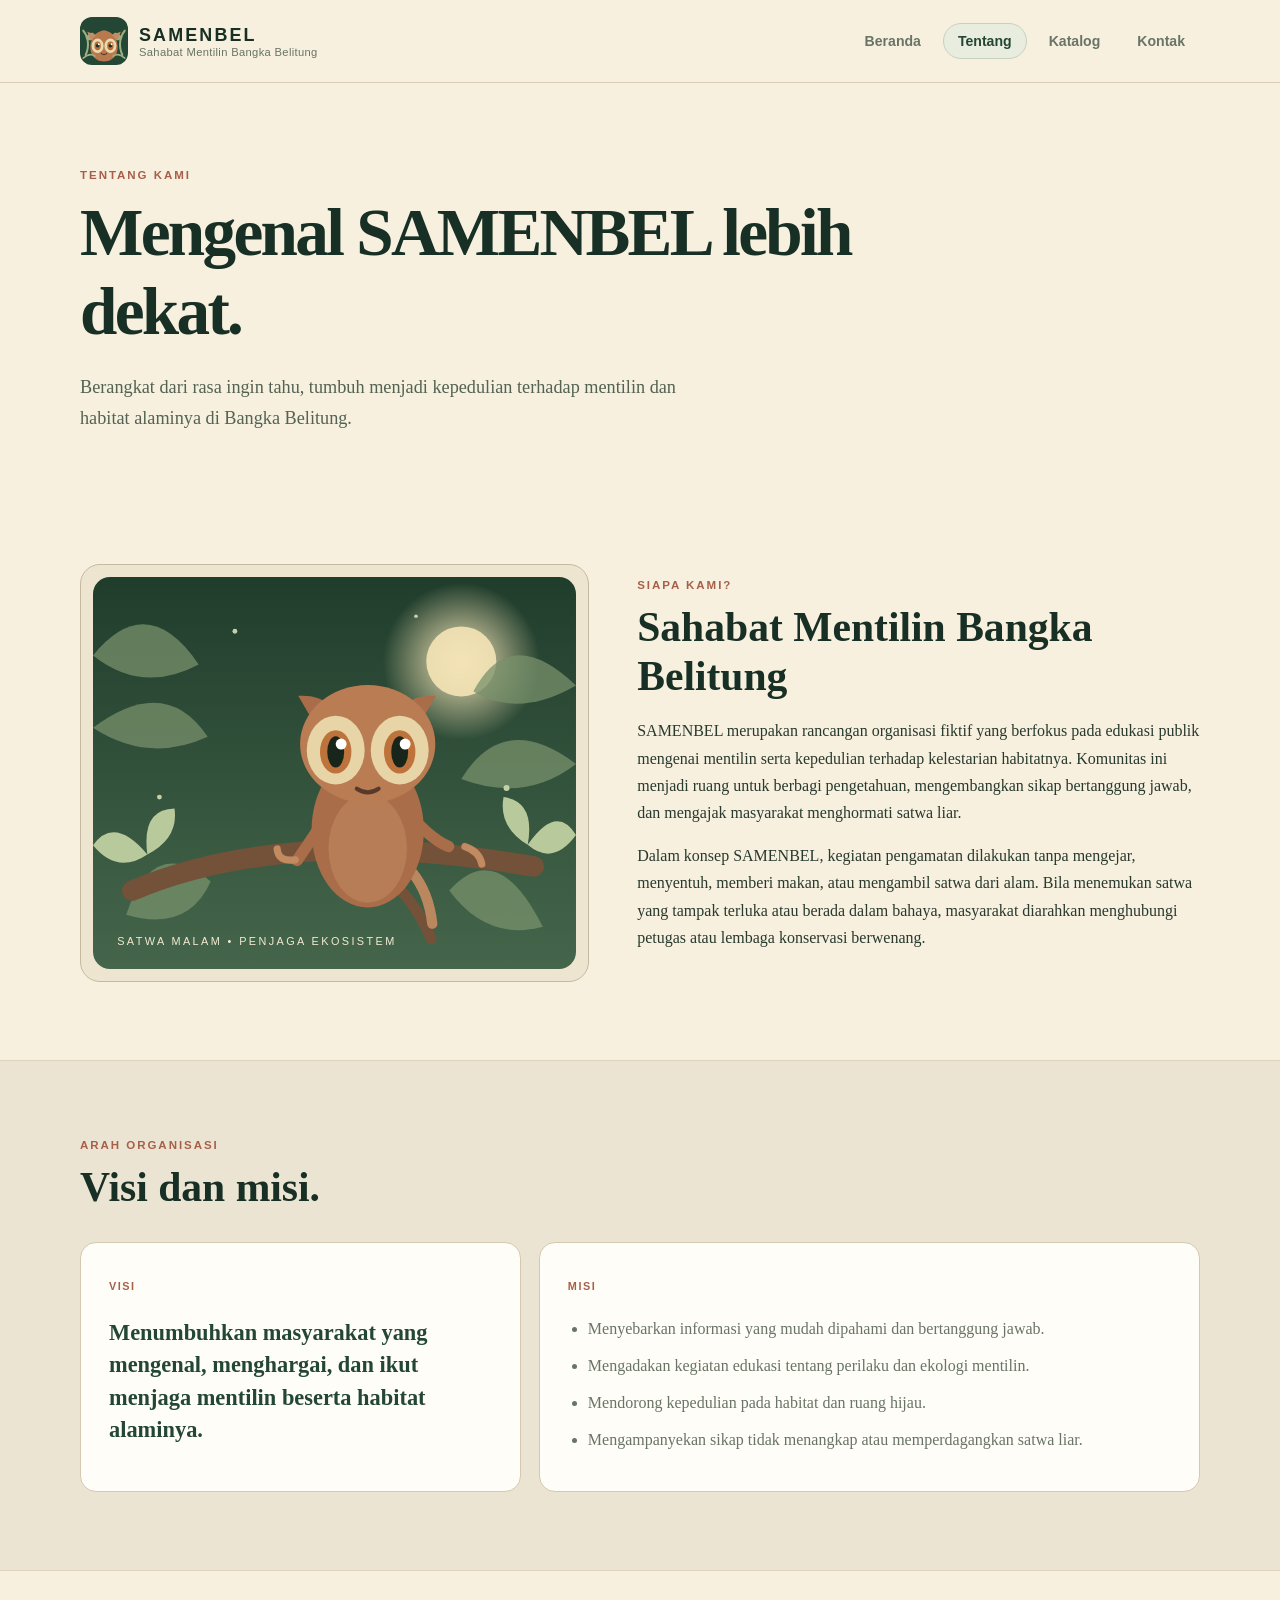
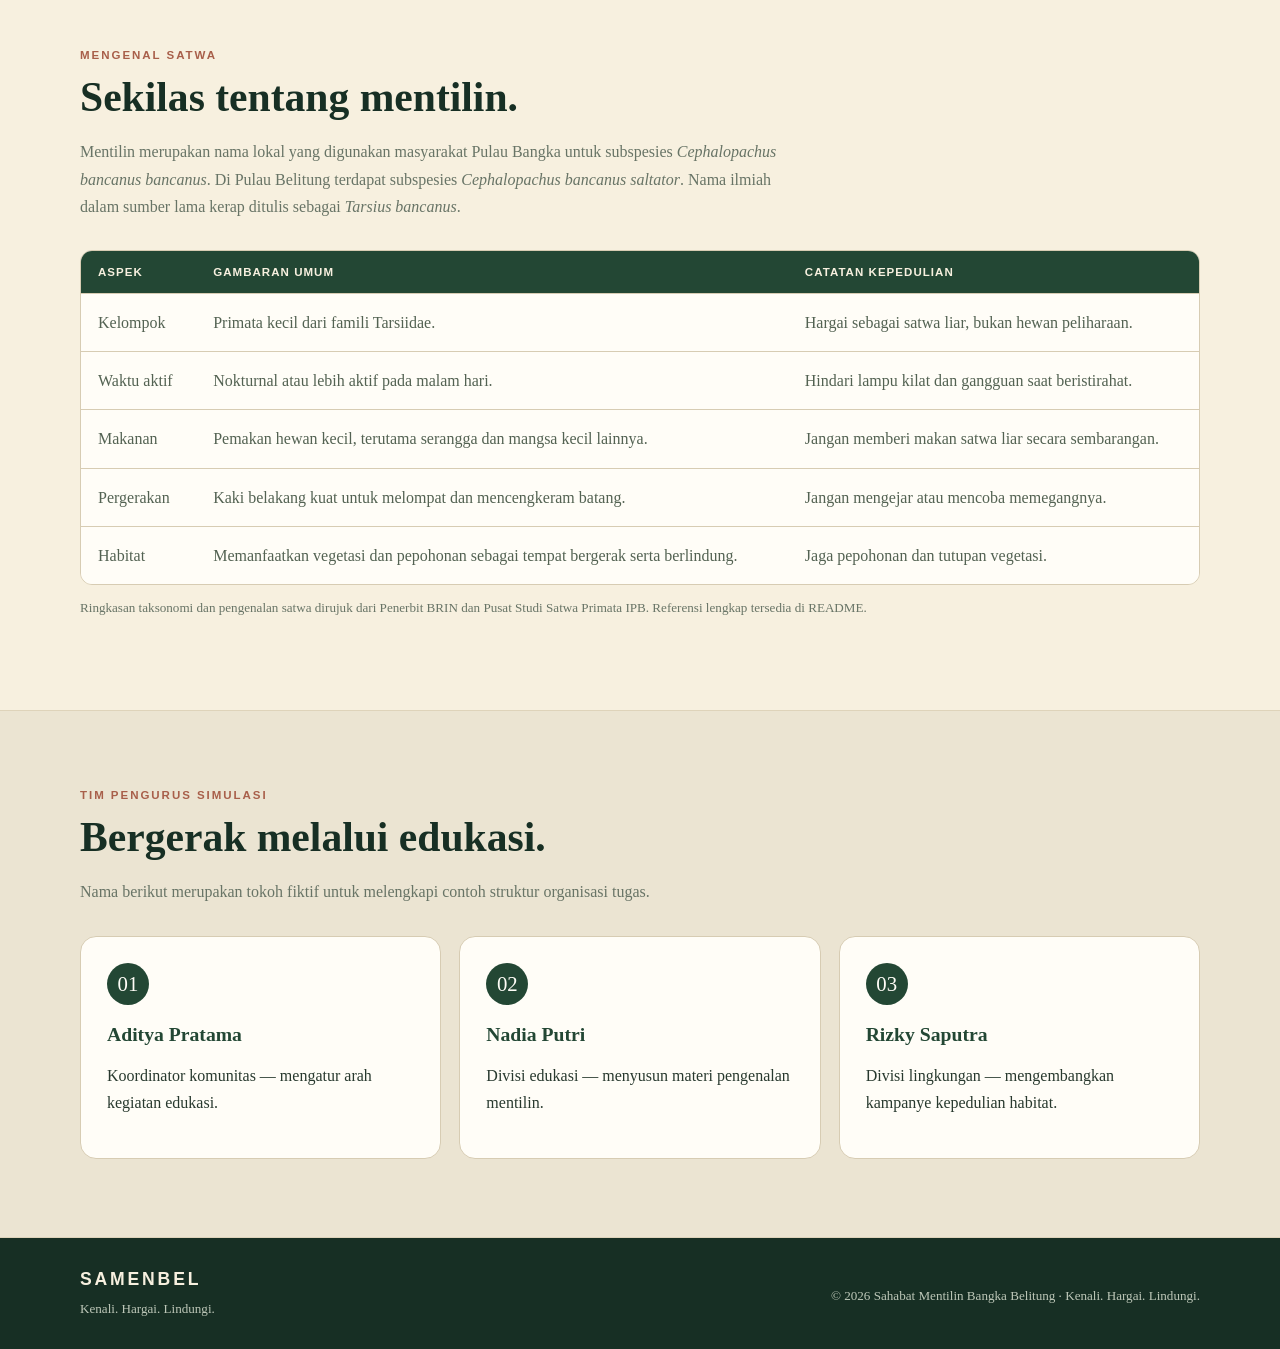
<file: tentang.html>
<!DOCTYPE html>
<html lang="id">
<head>
  <meta charset="UTF-8">
  <meta name="viewport" content="width=device-width, initial-scale=1.0">
  <meta name="description" content="Profil, visi, misi, tim, dan pengenalan Mentilin dari SAMENBEL.">
  <title>Tentang | Sahabat Mentilin Bangka Belitung</title>
  <link rel="stylesheet" href="style.css">
  <script src="script.js" defer></script>
</head>
<body>
<header class="site-header"><div class="container header-inner"><a class="brand" href="index.html"><img src="logo-samenbel.svg" alt="Logo Sahabat Mentilin Bangka Belitung"><span><strong>SAMENBEL</strong><small>Sahabat Mentilin Bangka Belitung</small></span></a><button class="menu-toggle" type="button" aria-label="Buka navigasi" aria-expanded="false">☰</button><nav class="main-nav" aria-label="Navigasi utama"><a class="" href="index.html">Beranda</a><a class="active" href="tentang.html">Tentang</a><a class="" href="katalog.html">Katalog</a><a class="" href="kontak.php">Kontak</a></nav></div></header>
<main>
<section class="page-hero container"><p class="eyebrow">TENTANG KAMI</p><h1>Mengenal SAMENBEL lebih dekat.</h1><p class="hero-lead">Berangkat dari rasa ingin tahu, tumbuh menjadi kepedulian terhadap mentilin dan habitat alaminya di Bangka Belitung.</p></section>
<section class="section container about-intro"><div class="about-image"><img src="hero-mentilin.svg" alt="Ilustrasi mentilin bermata besar di antara pepohonan"></div><div><p class="eyebrow">SIAPA KAMI?</p><h2>Sahabat Mentilin Bangka Belitung</h2><p>SAMENBEL merupakan rancangan organisasi fiktif yang berfokus pada edukasi publik mengenai mentilin serta kepedulian terhadap kelestarian habitatnya. Komunitas ini menjadi ruang untuk berbagi pengetahuan, mengembangkan sikap bertanggung jawab, dan mengajak masyarakat menghormati satwa liar.</p><p>Dalam konsep SAMENBEL, kegiatan pengamatan dilakukan tanpa mengejar, menyentuh, memberi makan, atau mengambil satwa dari alam. Bila menemukan satwa yang tampak terluka atau berada dalam bahaya, masyarakat diarahkan menghubungi petugas atau lembaga konservasi berwenang.</p></div></section>
<section class="section section-soft"><div class="container"><div class="section-heading"><p class="eyebrow">ARAH ORGANISASI</p><h2>Visi dan misi.</h2></div><div class="vision-grid"><article class="vision-card"><span class="card-kicker">VISI</span><h3>Menumbuhkan masyarakat yang mengenal, menghargai, dan ikut menjaga mentilin beserta habitat alaminya.</h3></article><article class="vision-card"><span class="card-kicker">MISI</span><ul><li>Menyebarkan informasi yang mudah dipahami dan bertanggung jawab.</li><li>Mengadakan kegiatan edukasi tentang perilaku dan ekologi mentilin.</li><li>Mendorong kepedulian pada habitat dan ruang hijau.</li><li>Mengampanyekan sikap tidak menangkap atau memperdagangkan satwa liar.</li></ul></article></div></div></section>
<section class="section container" id="kenali-mentilin"><div class="section-heading"><p class="eyebrow">MENGENAL SATWA</p><h2>Sekilas tentang mentilin.</h2><p class="muted">Mentilin merupakan nama lokal yang digunakan masyarakat Pulau Bangka untuk subspesies <em>Cephalopachus bancanus bancanus</em>. Di Pulau Belitung terdapat subspesies <em>Cephalopachus bancanus saltator</em>. Nama ilmiah dalam sumber lama kerap ditulis sebagai <em>Tarsius bancanus</em>.</p></div><div class="table-wrap"><table><thead><tr><th>Aspek</th><th>Gambaran umum</th><th>Catatan kepedulian</th></tr></thead><tbody><tr><td>Kelompok</td><td>Primata kecil dari famili Tarsiidae.</td><td>Hargai sebagai satwa liar, bukan hewan peliharaan.</td></tr><tr><td>Waktu aktif</td><td>Nokturnal atau lebih aktif pada malam hari.</td><td>Hindari lampu kilat dan gangguan saat beristirahat.</td></tr><tr><td>Makanan</td><td>Pemakan hewan kecil, terutama serangga dan mangsa kecil lainnya.</td><td>Jangan memberi makan satwa liar secara sembarangan.</td></tr><tr><td>Pergerakan</td><td>Kaki belakang kuat untuk melompat dan mencengkeram batang.</td><td>Jangan mengejar atau mencoba memegangnya.</td></tr><tr><td>Habitat</td><td>Memanfaatkan vegetasi dan pepohonan sebagai tempat bergerak serta berlindung.</td><td>Jaga pepohonan dan tutupan vegetasi.</td></tr></tbody></table></div><p class="source-note">Ringkasan taksonomi dan pengenalan satwa dirujuk dari Penerbit BRIN dan Pusat Studi Satwa Primata IPB. Referensi lengkap tersedia di README.</p></section>
<section class="section section-soft"><div class="container"><div class="section-heading"><p class="eyebrow">TIM PENGURUS SIMULASI</p><h2>Bergerak melalui edukasi.</h2><p class="muted">Nama berikut merupakan tokoh fiktif untuk melengkapi contoh struktur organisasi tugas.</p></div><div class="feature-grid"><article class="feature-card"><span class="feature-icon">01</span><h3>Aditya Pratama</h3><p>Koordinator komunitas — mengatur arah kegiatan edukasi.</p></article><article class="feature-card"><span class="feature-icon">02</span><h3>Nadia Putri</h3><p>Divisi edukasi — menyusun materi pengenalan mentilin.</p></article><article class="feature-card"><span class="feature-icon">03</span><h3>Rizky Saputra</h3><p>Divisi lingkungan — mengembangkan kampanye kepedulian habitat.</p></article></div></div></section>
</main>
<footer class="site-footer"><div class="container footer-inner"><div><a class="footer-brand" href="index.html">SAMENBEL</a><p>Kenali. Hargai. Lindungi.</p></div><p class="footer-note">© 2026 Sahabat Mentilin Bangka Belitung · Kenali. Hargai. Lindungi.</p></div></footer>
</body>
</html>
</file>
<file: style.css>
/* SAMENBEL — Sahabat Mentilin Bangka Belitung */
:root {
  --hutan: #234734;
  --hutan-gelap: #172f24;
  --hutan-terang: #496b50;
  --lumut: #8fa17a;
  --krem: #f7f0df;
  --kertas: #eee5d0;
  --cokelat: #6b6256;
  --tembaga: #a85f4a;
  --teks: #28392e;
  --redup: #687466;
  --garis: #d7ccb3;
  --putih: #fffdf7;
  --radius: 16px;
  --lebar: 1120px;
}
* { box-sizing: border-box; }
html { scroll-behavior: smooth; }
body { margin: 0; color: var(--teks); background: var(--krem); font-family: Georgia, "Times New Roman", serif; line-height: 1.7; }
img { display: block; max-width: 100%; }
a { color: var(--hutan); }
button, input, select, textarea { font: inherit; }
::selection { color: var(--putih); background: var(--hutan); }
.container { width: min(var(--lebar), calc(100% - 40px)); margin-inline: auto; }
.site-header { position: sticky; top: 0; z-index: 10; background: #f7f0dff2; border-bottom: 1px solid var(--garis); backdrop-filter: blur(12px); }
.header-inner { display: flex; align-items: center; justify-content: space-between; gap: 24px; min-height: 82px; }
.brand { display: flex; align-items: center; gap: 11px; text-decoration: none; }
.brand img { width: 48px; height: 48px; }
.brand strong { display: block; color: var(--hutan-gelap); font: 800 1.12rem Arial, sans-serif; letter-spacing: .12em; }
.brand small { display: block; color: var(--redup); font: .7rem Arial, sans-serif; letter-spacing: .03em; }
.main-nav { display: flex; align-items: center; gap: 7px; }
.main-nav a { padding: 9px 14px; border: 1px solid transparent; border-radius: 99px; color: var(--redup); font: 700 .88rem Arial, sans-serif; text-decoration: none; transition: color .2s, background .2s, border-color .2s; }
.main-nav a:hover, .main-nav a.active { color: var(--hutan); border-color: #c6d0bd; background: #e9eddf; }
.menu-toggle { display: none; padding: 8px 12px; border: 1px solid var(--garis); border-radius: 9px; color: var(--hutan); background: var(--putih); cursor: pointer; }
.hero { display: grid; grid-template-columns: minmax(0, 1.05fr) minmax(320px, .95fr); align-items: center; gap: 48px; min-height: 570px; padding-block: 72px; }
.eyebrow { margin: 0 0 12px; color: var(--tembaga); font: 800 .72rem Arial, sans-serif; letter-spacing: .17em; text-transform: uppercase; }
h1, h2, h3 { margin-top: 0; line-height: 1.18; }
h1 { margin-bottom: 20px; color: var(--hutan-gelap); font-size: clamp(2.7rem, 5.8vw, 4.7rem); font-weight: 700; letter-spacing: -.04em; }
h1 em { color: var(--hutan-terang); font-weight: 500; }
h2 { margin-bottom: 14px; color: var(--hutan-gelap); font-size: clamp(1.8rem, 3.3vw, 2.6rem); }
h3 { margin-bottom: 9px; color: var(--hutan); font-size: 1.23rem; }
.hero-lead { max-width: 630px; color: #536252; font-size: 1.14rem; }
.hero-actions { display: flex; flex-wrap: wrap; gap: 12px; margin-top: 28px; }
.button { display: inline-block; padding: 12px 20px; border: 1px solid var(--hutan); border-radius: 99px; font: 700 .9rem Arial, sans-serif; text-align: center; text-decoration: none; cursor: pointer; transition: transform .2s, box-shadow .2s, background .2s; }
.button:hover { transform: translateY(-2px); box-shadow: 0 9px 20px #23473422; }
.button-primary { color: var(--putih); background: var(--hutan); }
.button-primary:hover { color: #fff; background: #315c41; }
.button-ghost { color: var(--hutan); background: transparent; }
.button-ghost:hover { background: #e9eddf; }
.hero-note { display: flex; align-items: center; gap: 9px; margin-top: 28px; color: var(--redup); font: .8rem Arial, sans-serif; letter-spacing: .04em; }
.note-dot { width: 8px; height: 8px; border-radius: 50%; background: var(--tembaga); box-shadow: 0 0 0 5px #a85f4a1f; }
.hero-art { position: relative; padding: 15px; border: 1px solid #c5b99f; border-radius: 24px; background: #eee5d0; box-shadow: 0 20px 50px #4b422514; animation: float-in .7s ease both; }
.hero-art img { width: 100%; border-radius: 15px; }
.art-caption { display: block; padding: 11px 6px 2px; color: var(--redup); font: 700 .65rem Arial, sans-serif; letter-spacing: .1em; text-align: center; }
.intro-strip { color: var(--krem); background: var(--hutan); }
.strip-grid { display: grid; grid-template-columns: repeat(3, 1fr); padding-block: 18px; }
.strip-grid div { display: flex; justify-content: center; align-items: center; gap: 13px; padding: 6px; border-right: 1px solid #ffffff2c; }
.strip-grid div:last-child { border-right: 0; }
.strip-grid strong { color: #d9bd91; font: 800 .75rem Arial, sans-serif; }
.strip-grid span { font-size: .95rem; }
.section { padding-block: 78px; }
.section-soft { background: #ebe4d2; border-block: 1px solid #ded3ba; }
.section-heading { max-width: 700px; margin-bottom: 30px; }
.section-heading-row { display: flex; justify-content: space-between; align-items: end; gap: 24px; max-width: none; }
.muted { color: var(--redup); }
.feature-grid { display: grid; grid-template-columns: repeat(3, 1fr); gap: 18px; }
.feature-card { padding: 26px; border: 1px solid var(--garis); border-radius: var(--radius); background: var(--putih); transition: transform .2s, box-shadow .2s; }
.feature-card:hover, .program-card:hover { transform: translateY(-5px); box-shadow: 0 14px 28px #354c3518; }
.feature-icon { display: grid; place-items: center; width: 42px; height: 42px; margin-bottom: 18px; border-radius: 50%; color: var(--putih); background: var(--hutan); font-size: 1.3rem; }
.split-section { display: grid; grid-template-columns: 1fr .9fr; align-items: center; gap: 50px; }
.fact-panel { padding: 34px; border: 1px solid #c9bea4; border-radius: 18px; background: #f7f0df; }
.fact-mark { color: var(--tembaga); font-size: 2rem; }
.fact-panel p { margin: 12px 0 16px; color: var(--hutan); font-size: 1.35rem; font-style: italic; }
.fact-panel small { color: var(--redup); font: 800 .68rem Arial, sans-serif; letter-spacing: .15em; }
.text-link { color: var(--hutan); font-weight: 700; text-decoration-color: #a85f4a; text-underline-offset: 5px; }
.mini-programs { display: grid; grid-template-columns: repeat(2, 1fr); gap: 20px; }
.mini-programs article { display: grid; grid-template-columns: 45% 1fr; overflow: hidden; border: 1px solid var(--garis); border-radius: var(--radius); background: var(--putih); }
.mini-programs img { width: 100%; height: 100%; min-height: 180px; object-fit: cover; }
.mini-programs article div { padding: 20px; }
.mini-programs span, .program-tag, .card-kicker { color: var(--tembaga); font: 800 .68rem Arial, sans-serif; letter-spacing: .14em; text-transform: uppercase; }
.mini-programs p { margin-bottom: 0; color: var(--redup); font-size: .93rem; }
.page-hero { padding-block: 86px 34px; }
.page-hero h1 { max-width: 780px; font-size: clamp(2.6rem, 5.5vw, 4.2rem); }
.about-intro { display: grid; grid-template-columns: .95fr 1.05fr; align-items: center; gap: 48px; }
.about-image { padding: 12px; border: 1px solid #c5b99f; border-radius: 20px; background: #eee5d0; }
.about-image img { width: 100%; border-radius: 12px; }
.vision-grid { display: grid; grid-template-columns: .8fr 1.2fr; gap: 18px; }
.vision-card { padding: 28px; border: 1px solid #d4c8ae; border-radius: var(--radius); background: var(--putih); }
.vision-card h3 { margin-top: 18px; font-size: 1.4rem; line-height: 1.45; }
.vision-card ul { margin: 16px 0 0; padding-left: 20px; color: var(--redup); }
.vision-card li { margin-bottom: 10px; }
.table-wrap { overflow-x: auto; border: 1px solid var(--garis); border-radius: 12px; }
table { width: 100%; min-width: 680px; border-collapse: collapse; background: var(--putih); }
th, td { padding: 15px 17px; border-bottom: 1px solid var(--garis); text-align: left; vertical-align: top; }
th { color: var(--krem); background: var(--hutan); font: 800 .72rem Arial, sans-serif; letter-spacing: .09em; text-transform: uppercase; }
td { color: #536252; }
tbody tr:last-child td { border-bottom: 0; }
tbody tr:hover { background: #f0f2e8; }
.source-note { margin-top: 12px; color: var(--redup); font-size: .82rem; }
.value-row { display: flex; flex-wrap: wrap; gap: 10px; }
.value-row span { padding: 9px 15px; border: 1px solid var(--garis); border-radius: 99px; color: var(--hutan); background: #fffaf0; font: 700 .85rem Arial, sans-serif; }
.program-grid { display: grid; grid-template-columns: repeat(3, 1fr); gap: 20px; }
.program-card { overflow: hidden; border: 1px solid var(--garis); border-radius: 17px; background: var(--putih); transition: transform .2s, box-shadow .2s; }
.program-card img { width: 100%; aspect-ratio: 800 / 520; object-fit: cover; border-bottom: 1px solid var(--garis); }
.program-body { position: relative; min-height: 245px; padding: 22px; }
.program-body p { color: var(--redup); font-size: .94rem; }
.program-index { position: absolute; right: 20px; bottom: 15px; color: #a7a18e; font: 800 .65rem Arial, sans-serif; letter-spacing: .12em; }
.safety-list { padding: 24px 28px; border: 1px solid #d2c6ad; border-radius: 16px; background: #f7f0df; }
.safety-list p { display: flex; gap: 15px; align-items: baseline; margin: 0; padding: 12px 0; border-bottom: 1px solid var(--garis); color: var(--hutan); }
.safety-list p:last-child { border-bottom: 0; }
.safety-list span { color: var(--tembaga); font: 800 .72rem Arial, sans-serif; }
.contact-grid { display: grid; grid-template-columns: .95fr 1.05fr; align-items: start; gap: 36px; }
.contact-details, .form-panel { padding: 28px; border: 1px solid var(--garis); border-radius: 17px; background: var(--putih); }
.contact-detail { padding: 14px 0; border-bottom: 1px solid var(--garis); }
.contact-detail span { display: block; margin-bottom: 4px; color: var(--tembaga); font: 800 .68rem Arial, sans-serif; letter-spacing: .13em; text-transform: uppercase; }
.contact-detail p { margin: 0; color: var(--redup); }
.map-panel { height: 250px; margin-top: 22px; overflow: hidden; border: 1px solid var(--garis); border-radius: 12px; }
.map-panel iframe { width: 100%; height: 100%; border: 0; filter: saturate(.6); }
.form-intro { font-size: .93rem; }
.form-field { margin-bottom: 16px; }
.form-field label { display: block; margin-bottom: 6px; color: var(--hutan); font: 700 .82rem Arial, sans-serif; }
.form-field input, .form-field select, .form-field textarea { width: 100%; padding: 11px 12px; border: 1px solid #cfc4ac; border-radius: 9px; outline: none; color: var(--teks); background: #fffdf8; }
.form-field input:focus, .form-field select:focus, .form-field textarea:focus { border-color: var(--hutan-terang); box-shadow: 0 0 0 3px #8fa17a33; }
.form-field textarea { resize: vertical; }
.form-field small { color: var(--redup); font-size: .76rem; }
.form-status { min-height: 1.5em; margin: 10px 0 0; color: var(--hutan); font-size: .88rem; }
.site-footer { color: #e8e3d3; background: var(--hutan-gelap); }
.footer-inner { display: flex; justify-content: space-between; align-items: center; gap: 20px; padding-block: 28px; }
.footer-brand { color: #f7f0df; font: 800 1.1rem Arial, sans-serif; letter-spacing: .16em; text-decoration: none; }
.footer-inner p { margin: 5px 0 0; color: #bdc7b8; font-size: .82rem; }
.footer-note { text-align: right; }
@keyframes float-in { from { opacity: 0; transform: translateY(14px); } to { opacity: 1; transform: translateY(0); } }
@media (max-width: 760px) {
  .menu-toggle { display: block; }
  .header-inner { position: relative; flex-wrap: wrap; padding-block: 12px; }
  .main-nav { display: none; flex: 1 0 100%; flex-direction: column; align-items: stretch; gap: 4px; }
  .main-nav.show-menu { display: flex; }
  .main-nav a { padding: 11px 13px; }
  .hero, .split-section, .about-intro, .vision-grid, .contact-grid { grid-template-columns: 1fr; }
  .hero { gap: 30px; min-height: 0; padding-block: 58px; }
  .feature-grid { grid-template-columns: 1fr; }
  .program-grid { grid-template-columns: repeat(2, minmax(0, 1fr)); }
}
@media (max-width: 600px) {
  .container { width: min(var(--lebar), calc(100% - 30px)); }
  .section { padding-block: 55px; }
  .page-hero { padding-block: 62px 25px; }
  .page-hero h1 { font-size: 2.55rem; }
  .strip-grid { grid-template-columns: 1fr; padding-block: 8px; }
  .strip-grid div { justify-content: flex-start; border-right: 0; border-bottom: 1px solid #ffffff2c; padding: 10px 3px; }
  .strip-grid div:last-child { border-bottom: 0; }
  .section-heading-row { align-items: flex-start; flex-direction: column; }
  .program-grid, .mini-programs { grid-template-columns: 1fr; }
  .mini-programs article { grid-template-columns: 1fr; }
  .mini-programs img { aspect-ratio: 800 / 520; min-height: 0; }
  .hero-art { padding: 8px; }
  .contact-details, .form-panel { padding: 21px; }
  .footer-inner { align-items: flex-start; flex-direction: column; }
  .footer-note { text-align: left; }
  table { min-width: 600px; }
}
@media (min-width: 992px) {
  .container { width: min(var(--lebar), calc(100% - 64px)); }
  .program-grid { grid-template-columns: repeat(3, 1fr); }
}

/* Status pengiriman formulir dari server */
.form-alert { margin: 14px 0 18px; padding: 12px 14px; border-radius: 9px; font-size: .9rem; }
.form-alert.success { border: 1px solid #8aa77f; color: #294c36; background: #e7f0e3; }
.form-alert.error { border: 1px solid #c47b6c; color: #783a2e; background: #f8e9e4; }

/* Penyesuaian ilustrasi Mentilin dan aksesibilitas. */
.program-card img { background: #e8e4d4; }
.menu-toggle:focus-visible, .main-nav a:focus-visible, .button:focus-visible, input:focus-visible, select:focus-visible, textarea:focus-visible { outline: 3px solid #a85f4a; outline-offset: 3px; }
</file>
